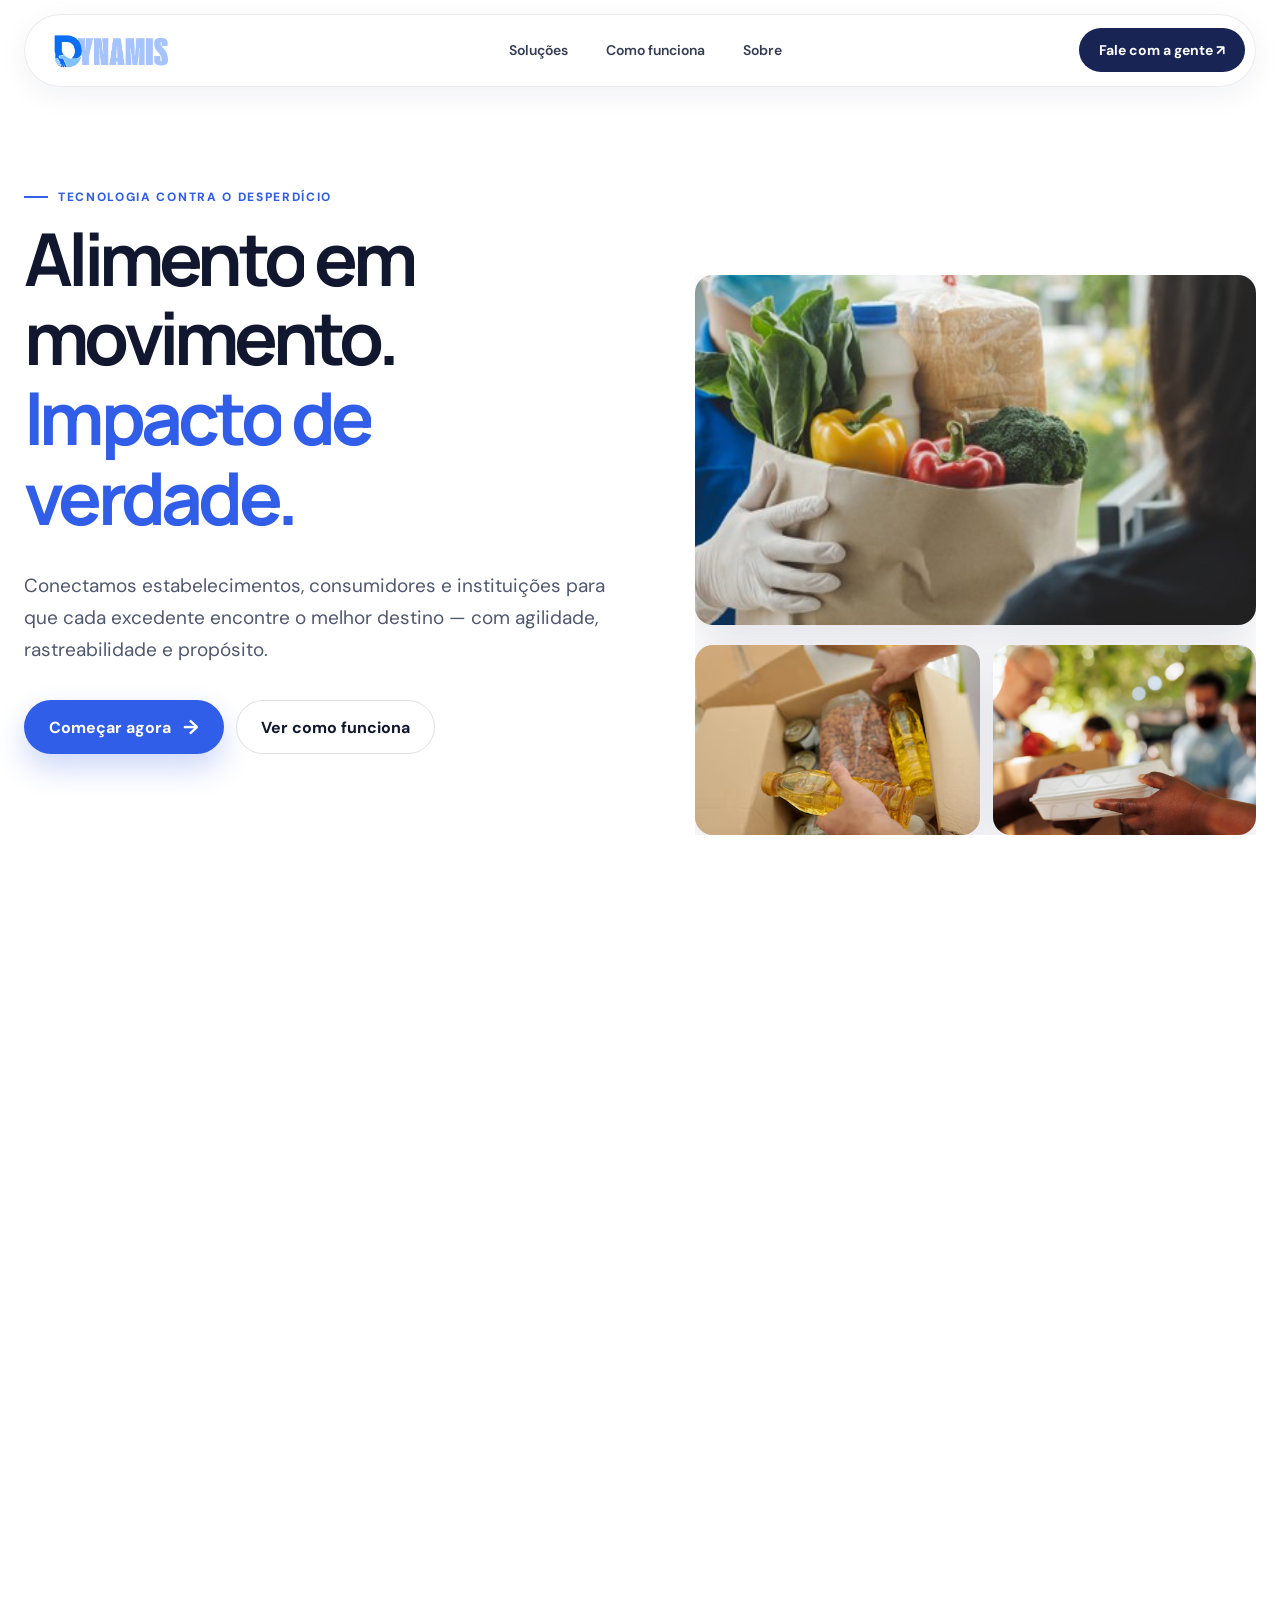
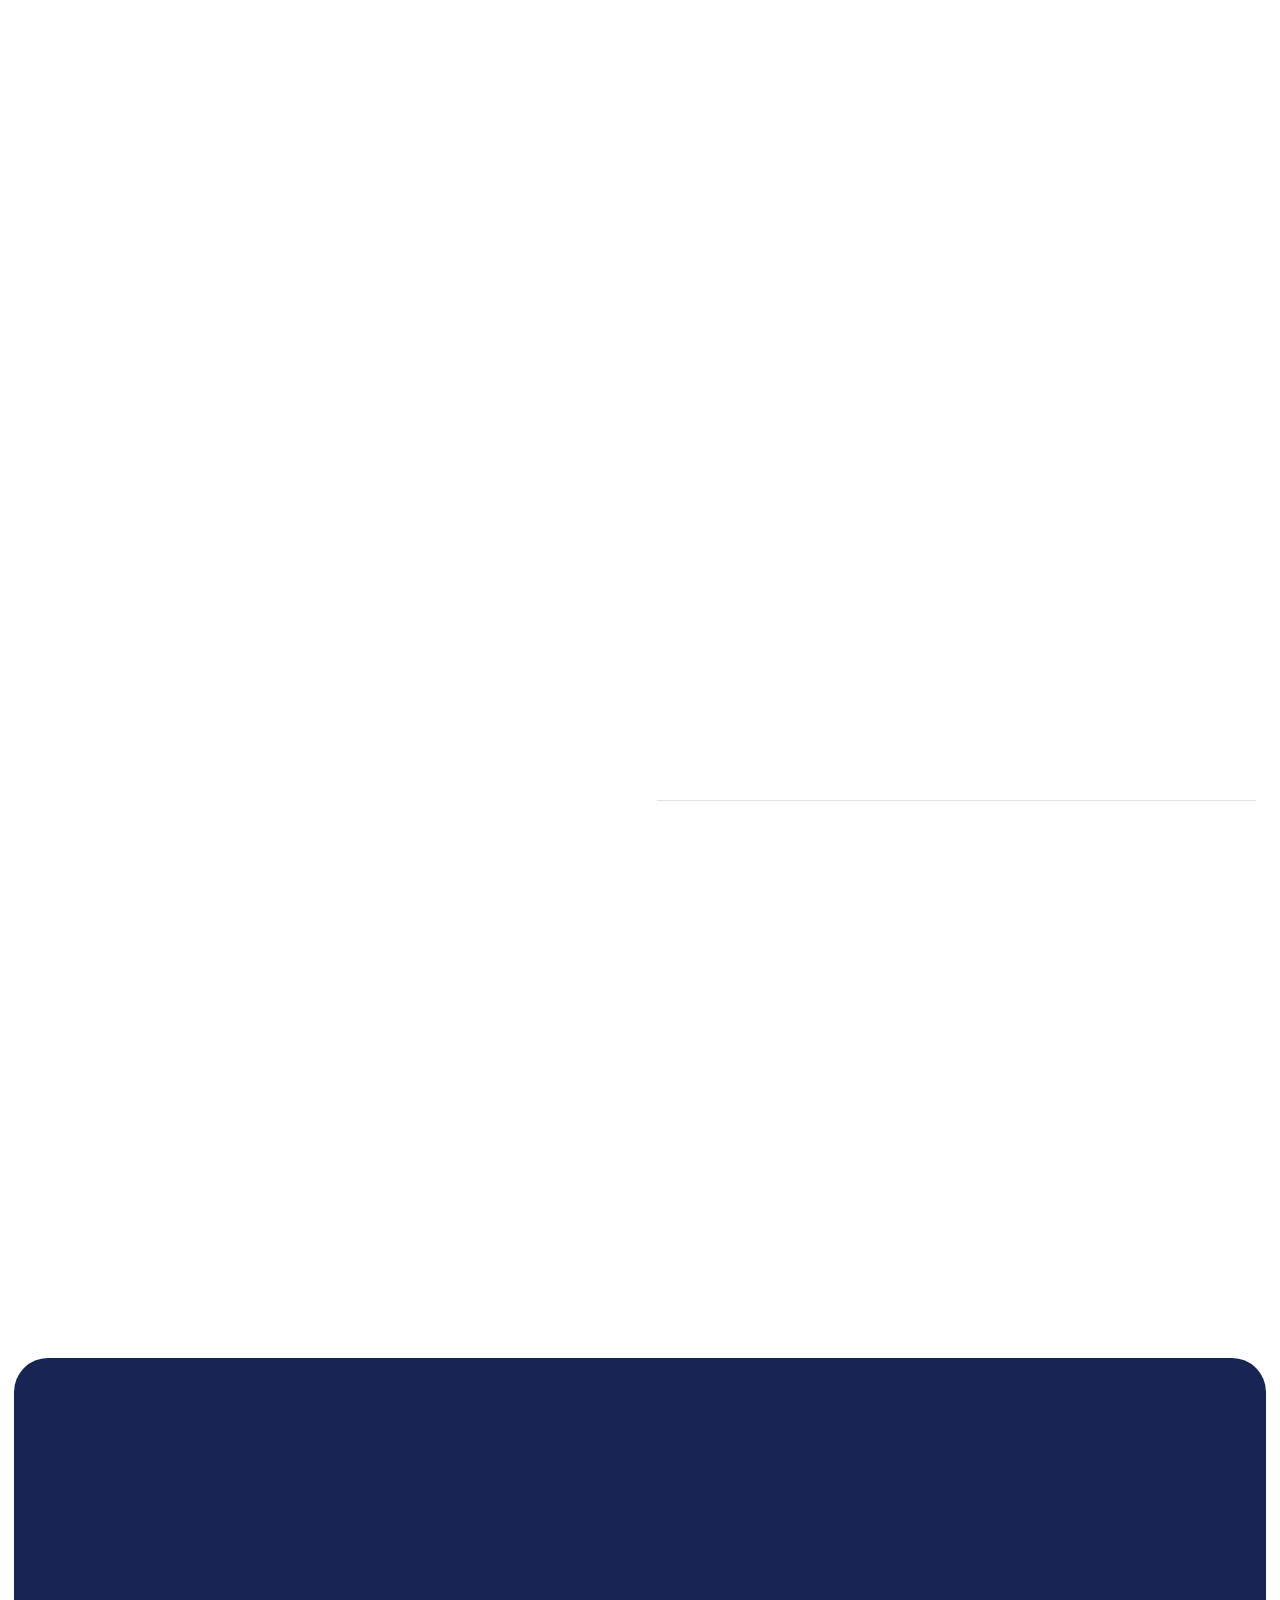
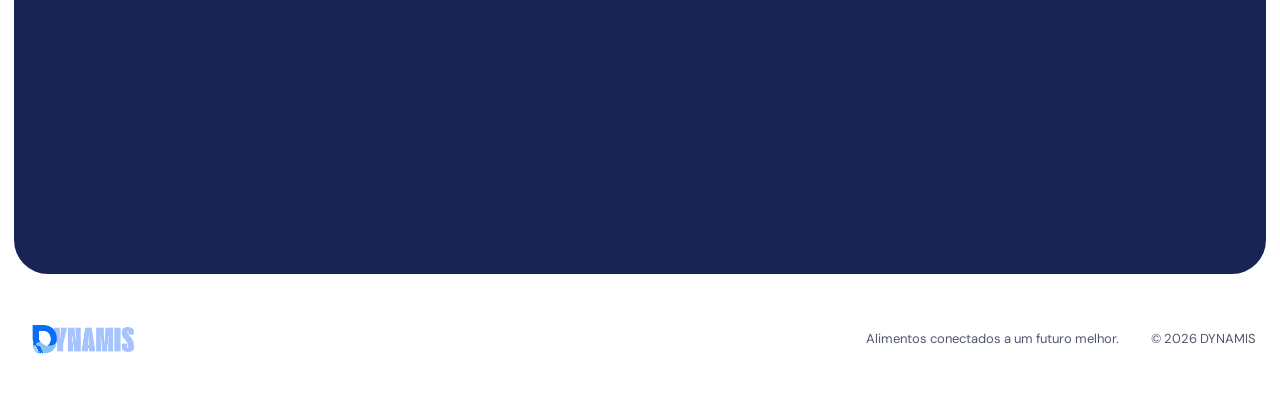
<file: index.html>
<!DOCTYPE html>
<html lang="pt-BR">
<head>
  <meta charset="UTF-8">
  <meta name="viewport" content="width=device-width, initial-scale=1.0">
  <meta name="description" content="DYNAMIS conecta excedentes alimentares a consumidores, instituições e destinos sustentáveis.">
  <title>DYNAMIS — Alimento em movimento, impacto de verdade</title>
  <link rel="stylesheet" href="css/style.css">
</head>
<body class="page-home">
  <header class="site-header" data-header>
    <div class="nav-shell">
      <a href="index.html" class="brand" aria-label="DYNAMIS — página inicial"><img src="img/logo.png" alt="DYNAMIS"></a>
      <button class="menu-toggle" type="button" aria-label="Abrir menu" aria-expanded="false" aria-controls="site-nav"><span></span><span></span><span></span></button>
      <nav class="site-nav" id="site-nav" aria-label="Navegação principal">
        <a href="#solucoes">Soluções</a><a href="#como-funciona">Como funciona</a><a href="sobre.html">Sobre</a>
      </nav>
      <a href="#contato" class="header-cta">Fale com a gente <span aria-hidden="true">↗</span></a>
    </div>
  </header>

  <main>
    <section class="hero section-shell" aria-labelledby="hero-title">
      <div class="hero-copy">
        <p class="eyebrow" data-reveal><span></span> Tecnologia contra o desperdício</p>
        <h1 id="hero-title" data-split>Alimento em movimento. <em>Impacto de verdade.</em></h1>
        <p class="hero-description" data-reveal>Conectamos estabelecimentos, consumidores e instituições para que cada excedente encontre o melhor destino — com agilidade, rastreabilidade e propósito.</p>
        <div class="hero-actions" data-reveal>
          <a href="cadastro.html" class="button button-primary">Começar agora <span aria-hidden="true">→</span></a>
          <a href="#como-funciona" class="button button-secondary">Ver como funciona</a>
        </div>
        <div class="hero-stats" data-reveal>
          <div><strong data-count="3">0</strong><span>destinos inteligentes</span></div>
          <div><strong data-count="100" data-suffix="%">0</strong><span>operações rastreáveis</span></div>
          <div><strong data-count="1">0</strong><span>ecossistema conectado</span></div>
        </div>
      </div>

      <div class="hero-visual" data-reveal aria-label="Rede DYNAMIS em ação">
        <figure class="photo-card photo-main"><div class="photo-clip"><img src="img/home-1.jpg" alt="Alimentos sendo separados para doação"></div></figure>
        <figure class="photo-card photo-left"><div class="photo-clip"><img src="img/home-2.jpg" alt="Organização de alimentos excedentes"></div></figure>
        <figure class="photo-card photo-right"><div class="photo-clip"><img src="img/home-3.jpg" alt="Entrega responsável de alimentos"></div></figure>
      </div>
    </section>

    <section class="solutions section-shell" id="solucoes">
      <div class="section-heading" data-reveal>
        <p class="eyebrow"><span></span> Um ecossistema completo</p>
        <h2>Cada alimento no <em>destino certo</em></h2>
        <p>Da identificação do excedente ao relatório de impacto, a DYNAMIS organiza toda a jornada.</p>
      </div>
      <div class="solution-grid">
        <article class="solution-card card-featured" data-reveal><span class="card-number">01</span><div class="card-icon">↗</div><h3>Gestão de excedentes</h3><p>Cadastre itens em tempo real e visualize oportunidades antes que o alimento perca seu valor.</p></article>
        <article class="solution-card" data-reveal><span class="card-number">02</span><div class="card-icon">◎</div><h3>Destinação inteligente</h3><p>Registre a decisão entre oferta, doação e destinação ambiental.</p></article>
        <article class="solution-card" data-reveal><span class="card-number">03</span><div class="card-icon">✓</div><h3>Reserva e retirada</h3><p>Organize reservas, códigos de retirada e confirmações com rastreabilidade.</p></article>
        <article class="solution-card card-dark" data-reveal><span class="card-number">04</span><div class="card-icon">◒</div><h3>Histórico operacional</h3><p>Acompanhe origem, classificação, destino e responsável por cada excedente.</p></article>
      </div>
      <div class="segments" data-reveal>
        <p>Feito para quem movimenta alimentos</p>
        <div class="segment-list"><span>Restaurantes</span><span>Padarias</span><span>Mercados</span><span>Hortifrutis</span><span>Distribuidoras</span><span>ONGs</span></div>
      </div>
    </section>

    <section class="process section-shell" id="como-funciona">
      <div class="process-media" data-reveal>
        <div class="process-image"><img src="img/como-funciona.jpg" alt="Equipe organizando a destinação de alimentos"></div>
        <div class="image-caption"><span>Impacto que circula</span><strong>Do excedente à oportunidade</strong></div>
      </div>
      <div class="process-copy">
        <div class="section-heading" data-reveal><p class="eyebrow"><span></span> Simples por design</p><h2>Como a <em>DYNAMIS</em> funciona</h2></div>
        <div class="process-list">
          <article data-reveal><span>01</span><div><h3>Publique o excedente</h3><p>Informe quantidade, validade e disponibilidade em poucos passos.</p></div></article>
          <article data-reveal><span>02</span><div><h3>Encontre o melhor destino</h3><p>A rede conecta o item à opção mais adequada, próxima e segura.</p></div></article>
          <article data-reveal><span>03</span><div><h3>Acompanhe o impacto</h3><p>Monitore retiradas, destinos e indicadores em um só lugar.</p></div></article>
        </div>
      </div>
    </section>

    <section class="contact-section" id="contato">
      <div class="contact-inner section-shell" data-reveal>
        <p class="eyebrow light"><span></span> Vamos transformar juntos</p>
        <h2>Seu excedente pode gerar o próximo <em>grande impacto.</em></h2>
        <div class="contact-actions"><a href="cadastro.html" class="button button-white">Criar minha conta <span aria-hidden="true">→</span></a><a href="tel:+554400000000" class="contact-phone">44 XXXX-XXXX</a></div>
      </div>
    </section>
  </main>

  <footer class="site-footer section-shell"><a href="index.html" class="brand"><img src="img/logo.png" alt="DYNAMIS"></a><p>Alimentos conectados a um futuro melhor.</p><p>© 2026 DYNAMIS</p></footer>
  <script src="js/script.js"></script>
</body>
</html>
</file>
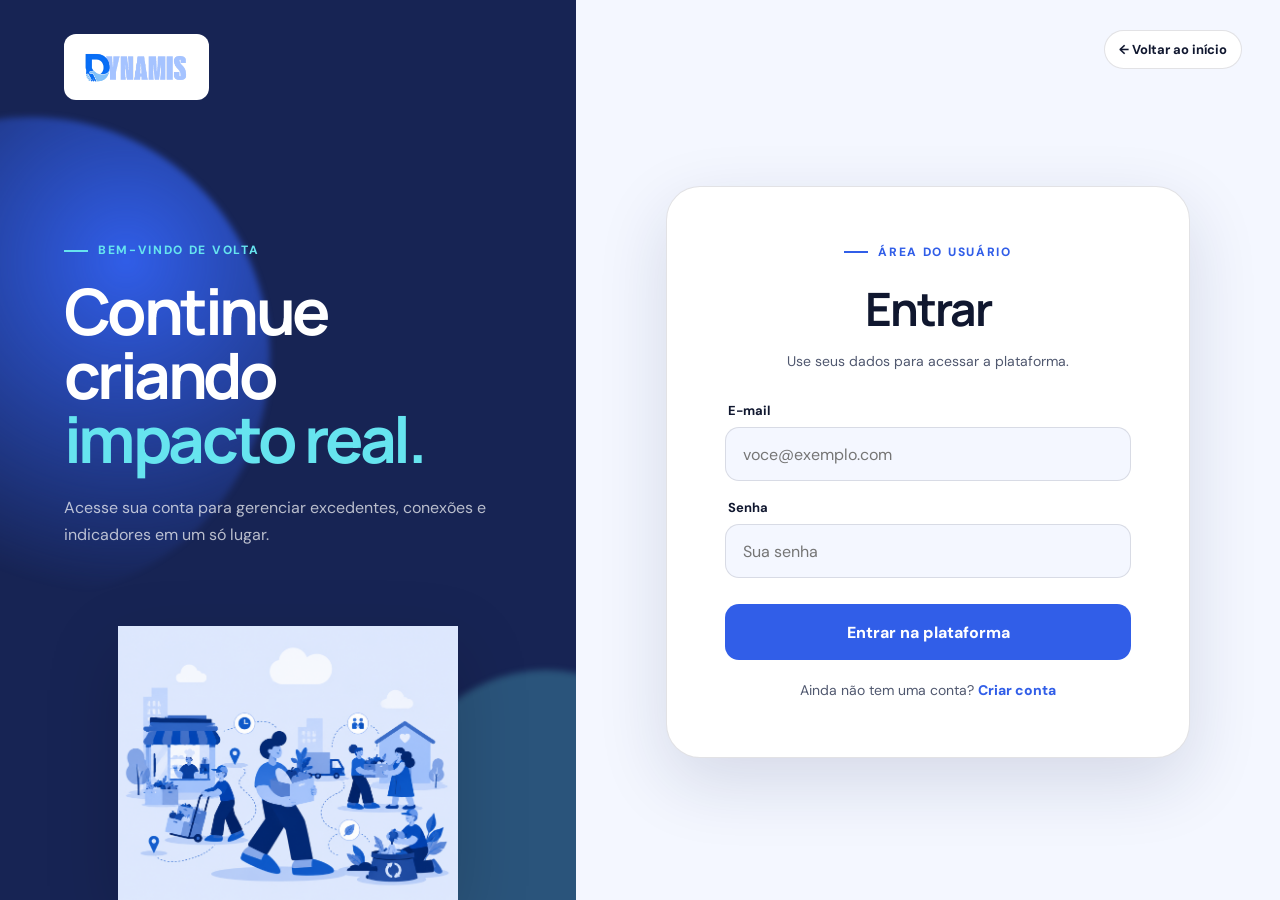
<file: app.html>
<!DOCTYPE html>
<html lang="pt-BR">
<head>
  <meta charset="UTF-8"><meta name="viewport" content="width=device-width, initial-scale=1.0">
  <title>Painel — DYNAMIS</title>
  <link rel="stylesheet" href="css/app.css">
</head>
<body class="app-body">
  <aside class="app-sidebar" data-sidebar>
    <a class="app-brand" href="index.html"><img src="img/logo.png" alt="DYNAMIS"></a>
    <nav class="app-nav" aria-label="Área logada">
      <button class="is-active" data-view-target="inicio"><span>⌂</span> Visão geral</button>
      <button data-view-target="disponiveis" data-role="consumidor"><span>□</span> Disponíveis</button>
      <button data-view-target="reservas" data-role="consumidor"><span>✓</span> Minhas reservas</button>
      <button data-view-target="excedentes" data-role="estabelecimento"><span>□</span> Meus excedentes</button>
      <button data-view-target="fluxo" data-role="estabelecimento"><span>→</span> Classificar e destinar</button>
    </nav>
    <div class="sidebar-footer"><span data-profile-type>Carregando perfil…</span><button data-logout>Sair</button></div>
  </aside>

  <div class="app-shell">
    <header class="app-header">
      <button class="sidebar-toggle" data-sidebar-toggle aria-label="Abrir menu">☰</button>
      <div><p>Área DYNAMIS</p><strong data-profile-name>Carregando…</strong></div>
      <button class="plain-button" data-refresh>Atualizar</button>
    </header>

    <main class="app-main">
      <section class="app-view is-active" data-view="inicio">
        <div class="page-title"><div><p class="kicker">Visão geral</p><h1>O que precisa de atenção hoje</h1></div><button class="primary-action" data-new-surplus data-role="estabelecimento">Cadastrar excedente</button></div>
        <div class="summary-grid" data-summary><article><span>Excedentes ativos</span><strong>—</strong></article><article><span>Disponíveis</span><strong>—</strong></article><article><span>Reservas</span><strong>—</strong></article></div>
        <div class="panel"><div class="panel-heading"><h2>Fluxo operacional</h2><span>Origem até conclusão</span></div><ol class="flow-steps"><li class="is-current"><span>1</span><div><strong>Cadastro</strong><small>Registrar o excedente</small></div></li><li><span>2</span><div><strong>Classificação</strong><small>Avaliar condição e prioridade</small></div></li><li><span>3</span><div><strong>Destinação</strong><small>Oferta, doação ou ambiental</small></div></li><li><span>4</span><div><strong>Retirada</strong><small>Confirmar o resultado</small></div></li></ol></div>
      </section>

      <section class="app-view" data-view="disponiveis">
        <div class="page-title"><div><p class="kicker">Oportunidades</p><h1>Excedentes disponíveis</h1></div></div>
        <div class="filter-row"><input type="search" placeholder="Buscar por nome ou categoria" data-search><select data-type-filter><option value="">Todos os destinos</option><option>Oferta</option><option>Doação</option><option>Destinação ambiental</option></select></div>
        <div class="opportunity-grid" data-opportunities><p class="empty-state">Carregando oportunidades…</p></div>
      </section>

      <section class="app-view" data-view="reservas">
        <div class="page-title"><div><p class="kicker">Acompanhamento</p><h1>Minhas reservas</h1></div></div>
        <div class="panel table-panel"><div class="responsive-table"><table><thead><tr><th>Item</th><th>Retirada</th><th>Código</th><th>Valor</th><th>Status</th></tr></thead><tbody data-reservations><tr><td colspan="5">Carregando reservas…</td></tr></tbody></table></div></div>
      </section>

      <section class="app-view" data-view="excedentes">
        <div class="page-title"><div><p class="kicker">Estabelecimento</p><h1>Meus excedentes</h1></div><button class="primary-action" data-new-surplus>Cadastrar excedente</button></div>
        <div class="panel table-panel"><div class="responsive-table"><table><thead><tr><th>Produto</th><th>Quantidade</th><th>Validade</th><th>Urgência</th><th>Status</th></tr></thead><tbody data-surpluses><tr><td colspan="5">Carregando excedentes…</td></tr></tbody></table></div></div>
      </section>

      <section class="app-view" data-view="fluxo">
        <div class="page-title"><div><p class="kicker">Decisão de destino</p><h1>Classificar e destinar</h1></div></div>
        <div class="workflow-grid">
          <form class="panel app-form" data-classification-form><div class="panel-heading"><div><span>Etapa 1</span><h2>Classificação</h2></div></div><label>ID do excedente<input name="id_excedente" type="number" min="1" required></label><label>Destino recomendado<select name="destino_recomendado" required><option value="">Selecione</option><option value="oferta">Oferta</option><option value="doacao">Doação</option><option value="ambiental">Destinação ambiental</option></select></label><label>Apto para consumo<select name="aptidao_consumo" required><option value="true">Sim</option><option value="false">Não</option></select></label><label>Prioridade<select name="prioridade"><option>normal</option><option>alta</option><option>urgente</option></select></label><label>Responsável<input name="responsavel" required></label><label>Justificativa<textarea name="justificativa" required></textarea></label><button class="primary-action" type="submit">Salvar classificação</button></form>
          <form class="panel app-form" data-destination-form><div class="panel-heading"><div><span>Etapa 2</span><h2>Destinação</h2></div></div><label>ID da classificação<input name="id_classificacao" type="number" min="1" required></label><label>Tipo de destinação<select name="id_tipo_destinacao" data-destination-types required><option value="">Selecione</option></select></label><div class="field-row"><label>Quantidade<input name="quantidade" type="number" min="0.01" step="0.01" required></label><label>Unidade<input name="unidade_medida" placeholder="kg, un…" required></label></div><label>Condição<input name="condicao" required></label><label>Responsável<input name="responsavel" required></label><div class="field-row"><label>Data inicial<input name="data_inicio" type="date" required></label><label>Data final<input name="data_fim" type="date"></label></div><label>Local de retirada<input name="local" required></label><div class="field-row"><label>Preço original<input name="preco_original" type="number" min="0" step="0.01"></label><label>Preço final<input name="preco_final" type="number" min="0" step="0.01"></label></div><button class="primary-action" type="submit">Publicar destinação</button></form>
        </div>
      </section>
    </main>
  </div>

  <dialog class="app-dialog" data-surplus-dialog><form method="dialog" class="dialog-close-row"><button aria-label="Fechar">×</button></form><form class="app-form" data-surplus-form><div><p class="kicker">Novo registro</p><h2>Cadastrar excedente</h2></div><label>Nome do produto<input name="nome" required></label><label>Categoria<input name="categoria" required></label><label>Descrição<textarea name="descricao"></textarea></label><div class="field-row"><label>Quantidade<input name="quantidade" type="number" min="0.01" step="0.01" required></label><label>Unidade<select name="unidade_medida"><option>kg</option><option>unidade</option><option>litro</option><option>caixa</option></select></label></div><div class="field-row"><label>Produção<input name="data_producao" type="date"></label><label>Validade<input name="validade" type="date" required></label></div><label>Condição<input name="condicao" placeholder="Resfriado, ambiente…" required></label><div class="field-row"><label>Embalagem<input name="embalagem"></label><label>Urgência<select name="urgencia"><option>normal</option><option>alta</option><option>urgente</option></select></label></div><button class="primary-action" type="submit">Salvar excedente</button><p class="form-feedback" data-dialog-feedback hidden></p></form></dialog>
  <dialog class="app-dialog reserve-dialog" data-reserve-dialog>
    <form method="dialog" class="dialog-close-row"><button aria-label="Fechar">×</button></form>
    <form class="app-form" data-reserve-form>
      <div><p class="kicker">Confirmar reserva</p><h2 data-reserve-name>Excedente</h2></div>
      <p class="dialog-description" data-reserve-description></p>
      <input type="hidden" name="id_destinacao">
      <label>Quantidade<input name="quantidade" type="number" min="0.01" step="0.01" required><small data-reserve-limit></small></label>
      <button class="primary-action" type="submit">Confirmar reserva</button>
    </form>
  </dialog>
  <div class="toast" data-toast hidden></div>
  <script type="module" src="js/app.js"></script>
</body>
</html>
</file>
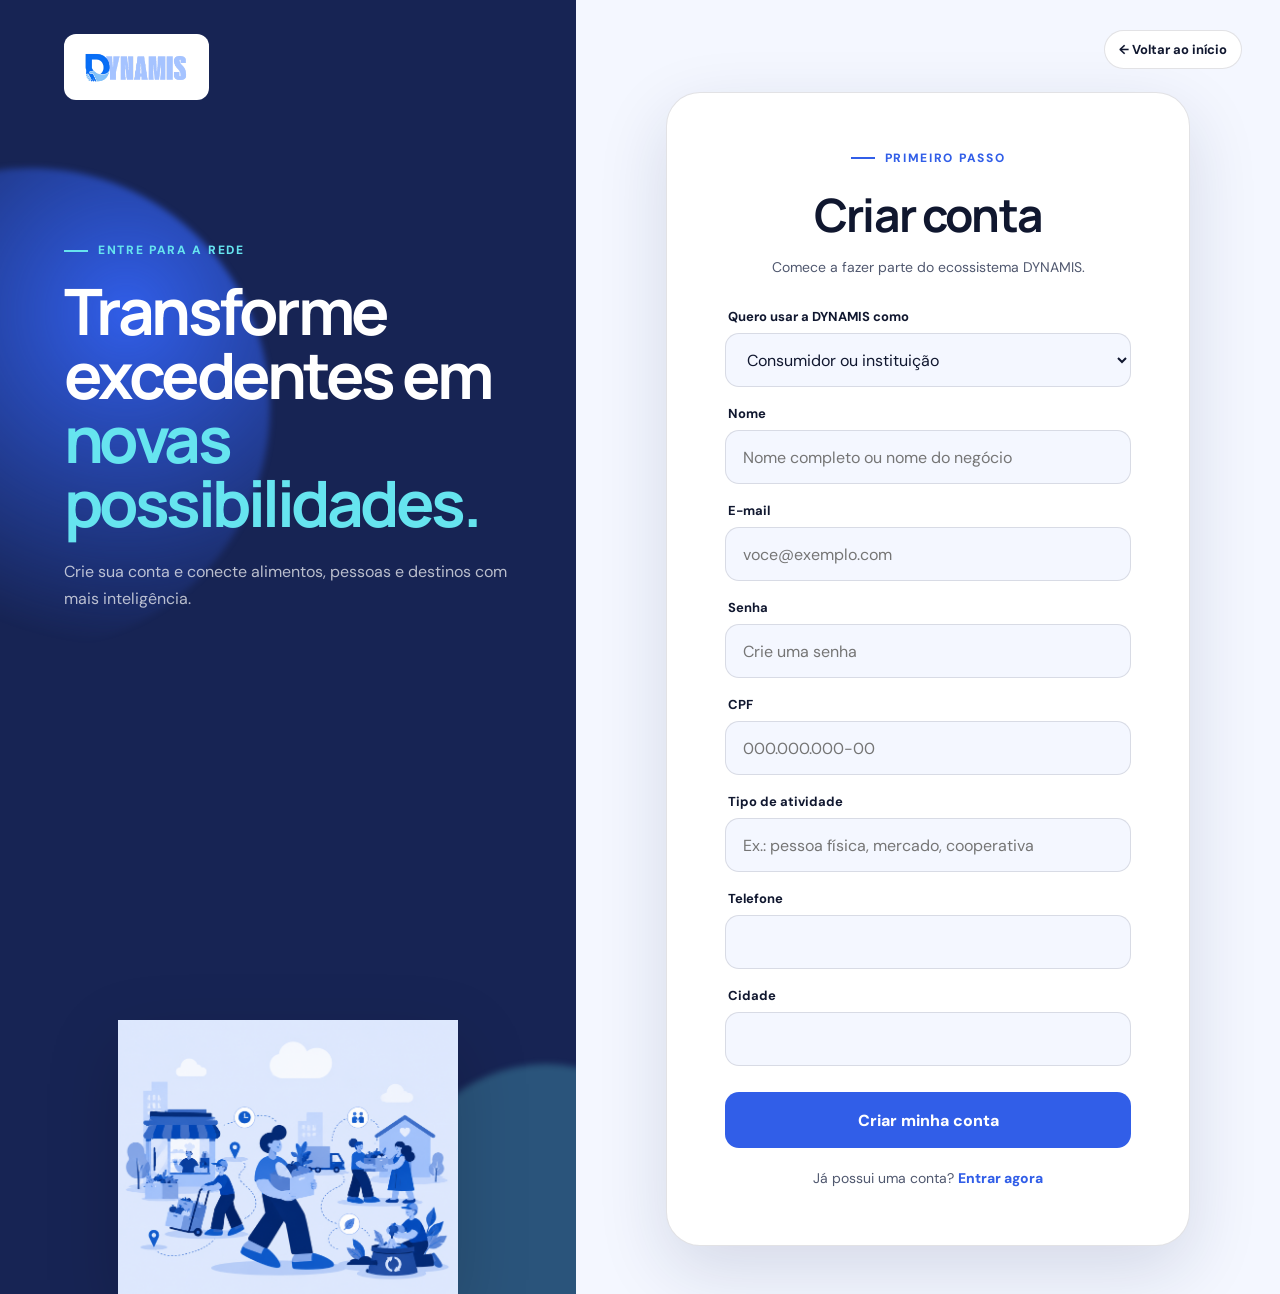
<file: cadastro.html>
<!DOCTYPE html>
<html lang="pt-BR">
<head>
  <meta charset="UTF-8"><meta name="viewport" content="width=device-width, initial-scale=1.0">
  <title>Cadastro — DYNAMIS</title><link rel="stylesheet" href="css/style.css">
</head>
<body class="auth-body">
  <main class="auth-layout">
    <section class="auth-showcase">
      <a href="index.html" class="brand"><img src="img/logo.png" alt="DYNAMIS"></a>
      <div class="auth-message" data-reveal><p class="eyebrow light"><span></span> Entre para a rede</p><h1>Transforme excedentes em <em>novas possibilidades.</em></h1><p>Crie sua conta e conecte alimentos, pessoas e destinos com mais inteligência.</p></div>
      <img class="auth-art" src="img/auth-ilustracao.png" alt="Ilustração da rede DYNAMIS">
    </section>
    <section class="auth-panel">
      <a class="auth-home" href="index.html">← Voltar ao início</a>
      <div class="auth-card" data-reveal>
        <p class="eyebrow"><span></span> Primeiro passo</p><h2>Criar conta</h2><p class="auth-subtitle">Comece a fazer parte do ecossistema DYNAMIS.</p>
        <form id="cadastro-form" data-auth-form="cadastro">
          <div class="form-group"><label for="tipo_perfil">Quero usar a DYNAMIS como</label><select id="tipo_perfil" name="tipo_perfil" required><option value="consumidor">Consumidor ou instituição</option><option value="estabelecimento">Estabelecimento</option><option value="agente">Agente de destinação</option></select></div>
          <div class="form-group"><label for="nome">Nome</label><input type="text" id="nome" name="nome" autocomplete="name" placeholder="Nome completo ou nome do negócio" required></div>
          <div class="form-group"><label for="email">E-mail</label><input type="email" id="email" name="email" autocomplete="email" placeholder="voce@exemplo.com" required></div>
          <div class="form-group"><label for="senha">Senha</label><input type="password" id="senha" name="password" autocomplete="new-password" minlength="6" placeholder="Crie uma senha" required></div>
          <div class="form-group"><label for="documento" data-document-label>CPF</label><input type="text" id="documento" name="documento" inputmode="numeric" required></div>
          <div class="form-group"><label for="tipo">Tipo de atividade</label><input type="text" id="tipo" name="tipo" placeholder="Ex.: pessoa física, mercado, cooperativa" required></div>
          <div class="form-group" data-responsible-group hidden><label for="responsavel">Responsável</label><input type="text" id="responsavel" name="responsavel"></div>
          <div class="form-group"><label for="telefone">Telefone</label><input type="tel" id="telefone" name="telefone" autocomplete="tel"></div>
          <div class="form-group"><label for="cidade">Cidade</label><input type="text" id="cidade" name="cidade" autocomplete="address-level2"></div>
          <button type="submit" class="btn-auth">Criar minha conta</button>
        </form>
        <p class="auth-feedback" data-auth-feedback hidden></p>
        <p class="auth-link">Já possui uma conta? <a href="login.html">Entrar agora</a></p>
      </div>
    </section>
  </main>
  <script type="module" src="js/auth.js"></script>
</body>
</html>
</file>
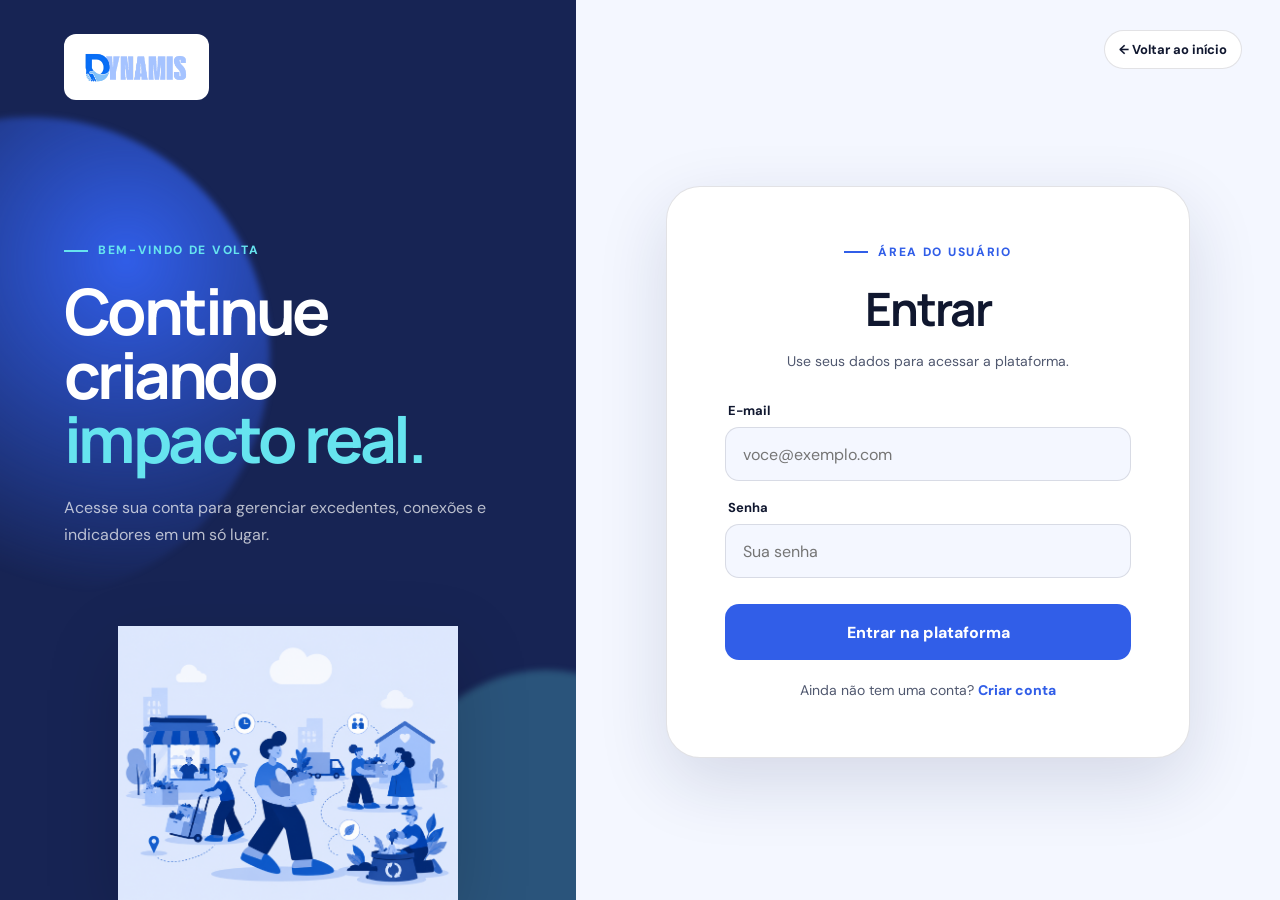
<file: login.html>
<!DOCTYPE html>
<html lang="pt-BR">
<head>
  <meta charset="UTF-8"><meta name="viewport" content="width=device-width, initial-scale=1.0">
  <title>Entrar — DYNAMIS</title><link rel="stylesheet" href="css/style.css">
</head>
<body class="auth-body">
  <main class="auth-layout">
    <section class="auth-showcase">
      <a href="index.html" class="brand"><img src="img/logo.png" alt="DYNAMIS"></a>
      <div class="auth-message" data-reveal><p class="eyebrow light"><span></span> Bem-vindo de volta</p><h1>Continue criando <em>impacto real.</em></h1><p>Acesse sua conta para gerenciar excedentes, conexões e indicadores em um só lugar.</p></div>
      <img class="auth-art" src="img/auth-ilustracao.png" alt="Ilustração da rede DYNAMIS">
    </section>
    <section class="auth-panel">
      <a class="auth-home" href="index.html">← Voltar ao início</a>
      <div class="auth-card" data-reveal>
        <p class="eyebrow"><span></span> Área do usuário</p><h2>Entrar</h2><p class="auth-subtitle">Use seus dados para acessar a plataforma.</p>
        <form id="login-form" data-auth-form="login">
          <div class="form-group"><label for="email">E-mail</label><input type="email" id="email" name="email" autocomplete="email" placeholder="voce@exemplo.com" required></div>
          <div class="form-group"><label for="senha">Senha</label><input type="password" id="senha" name="password" autocomplete="current-password" placeholder="Sua senha" required></div>
          <button type="submit" class="btn-auth">Entrar na plataforma</button>
        </form>
        <p class="auth-feedback" data-auth-feedback hidden></p>
        <p class="auth-link">Ainda não tem uma conta? <a href="cadastro.html">Criar conta</a></p>
      </div>
    </section>
  </main>
  <script type="module" src="js/auth.js"></script>
</body>
</html>
</file>
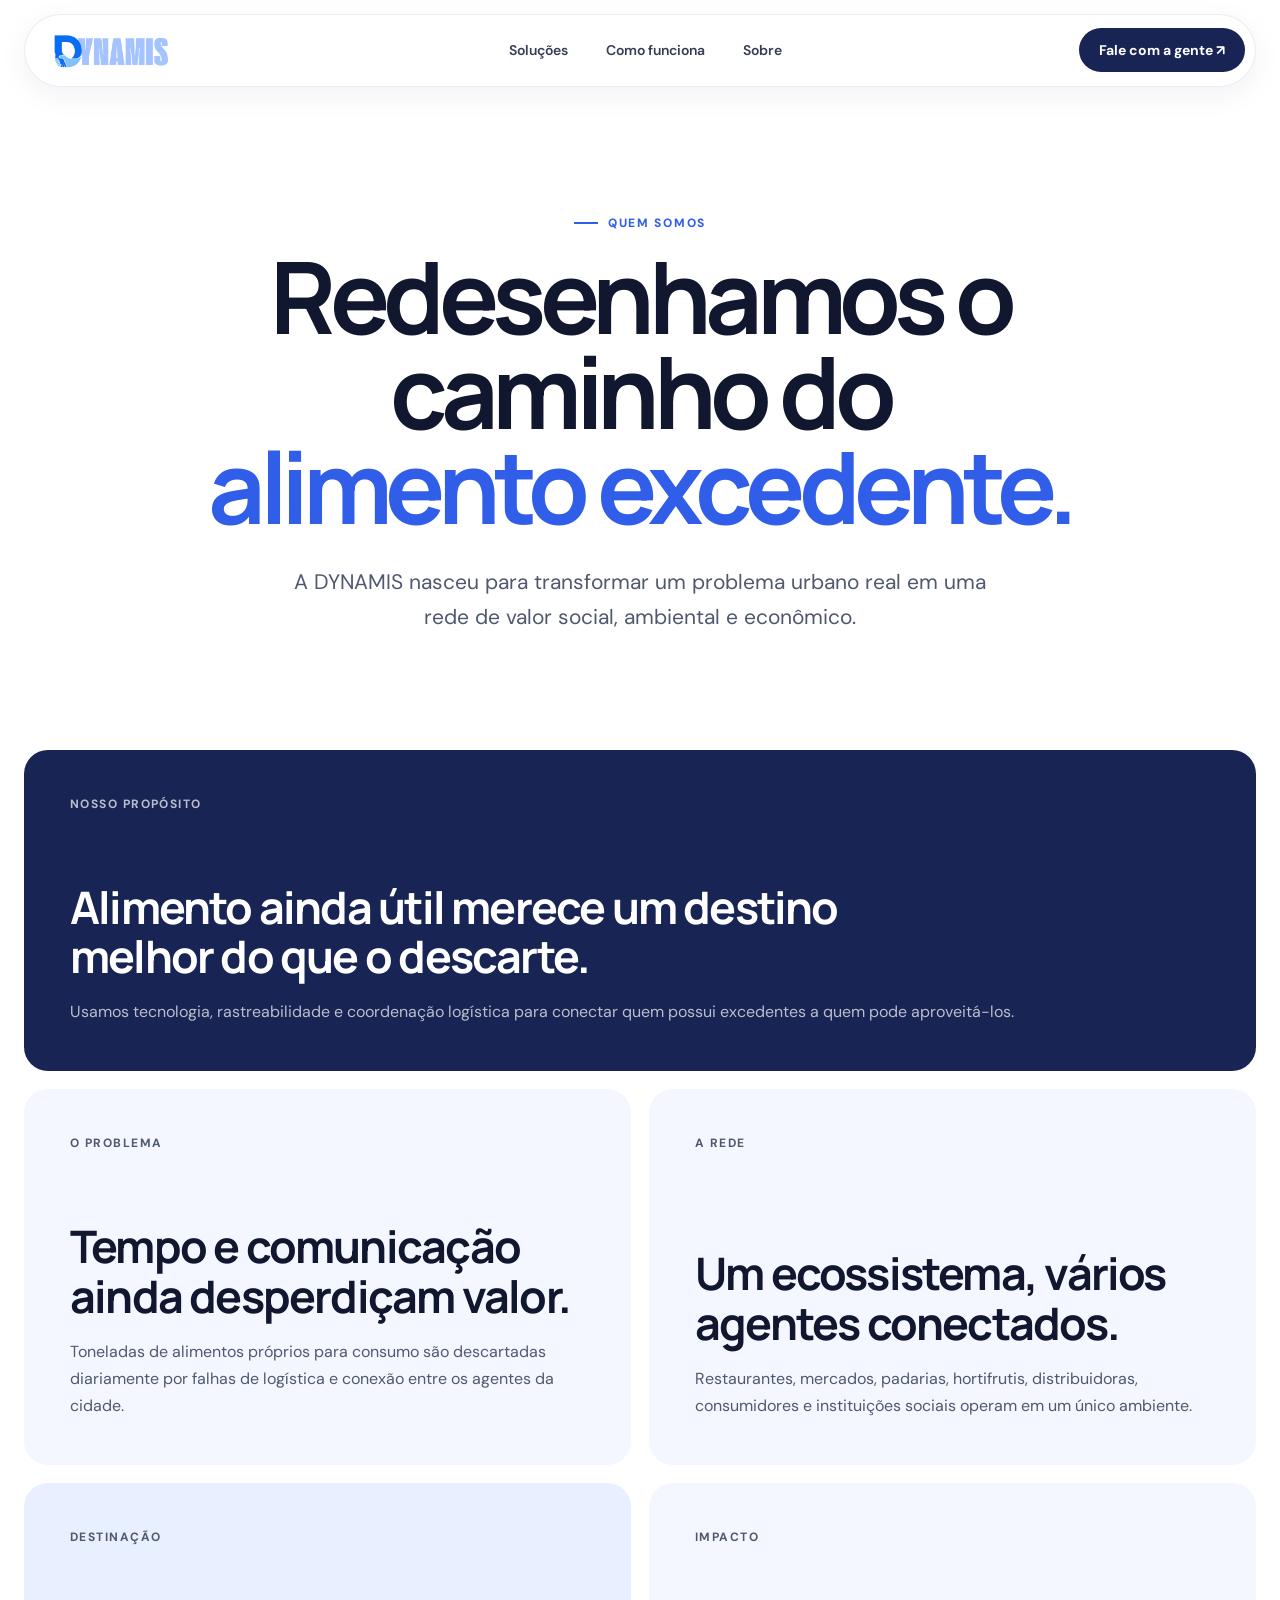
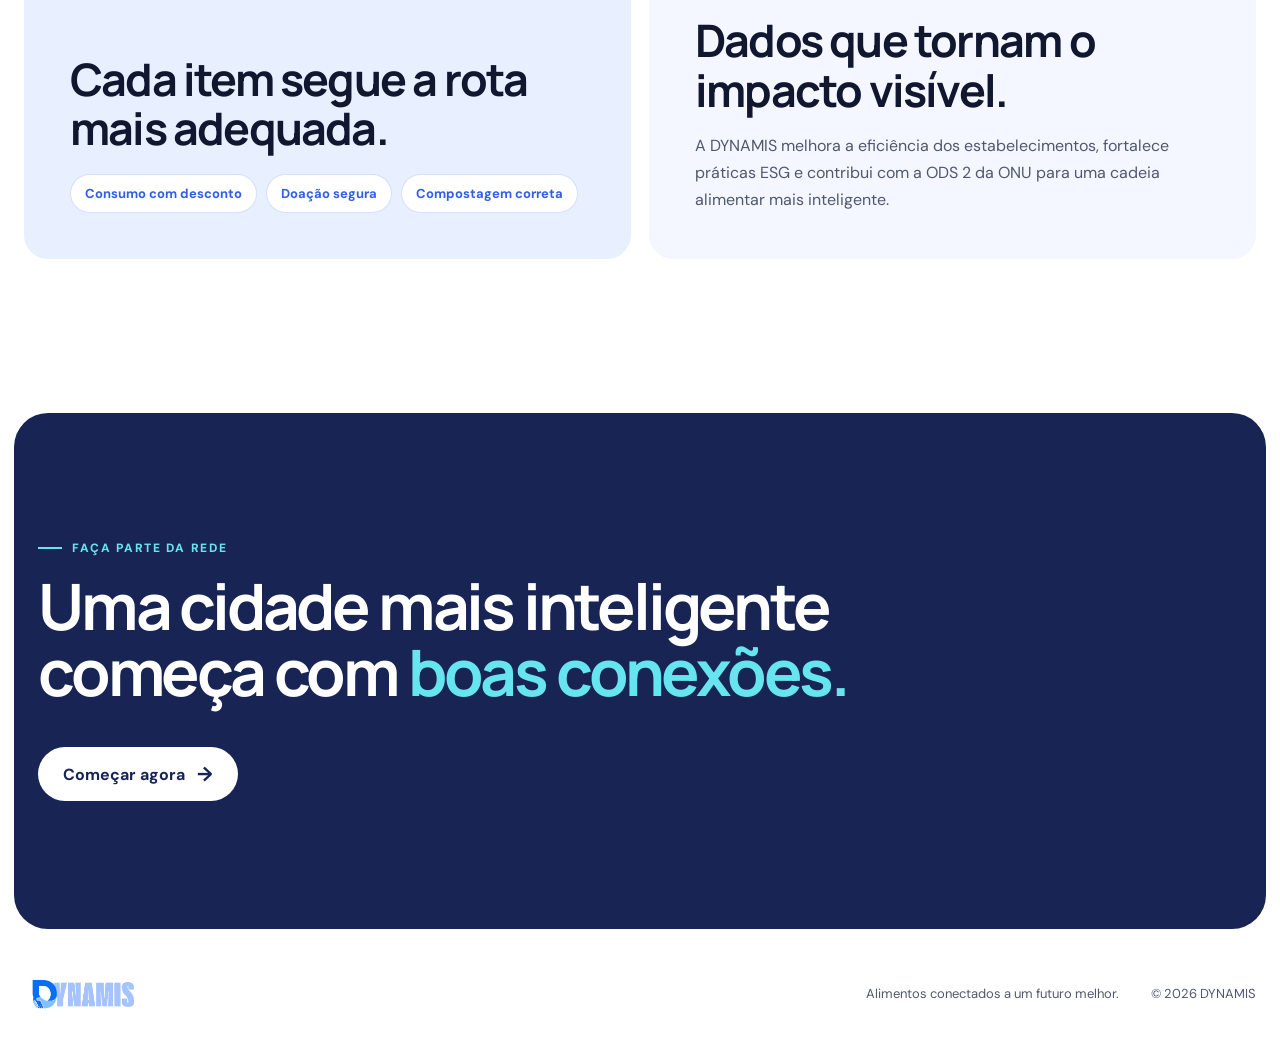
<file: sobre.html>
<!DOCTYPE html>
<html lang="pt-BR">
<head>
  <meta charset="UTF-8"><meta name="viewport" content="width=device-width, initial-scale=1.0">
  <meta name="description" content="Conheça a missão e o impacto da DYNAMIS.">
  <title>Sobre — DYNAMIS</title><link rel="stylesheet" href="css/style.css">
</head>
<body>
  <header class="site-header" data-header>
    <div class="nav-shell">
      <a href="index.html" class="brand" aria-label="DYNAMIS — página inicial"><img src="img/logo.png" alt="DYNAMIS"></a>
      <button class="menu-toggle" type="button" aria-label="Abrir menu" aria-expanded="false" aria-controls="site-nav"><span></span><span></span><span></span></button>
      <nav class="site-nav" id="site-nav" aria-label="Navegação principal"><a href="index.html#solucoes">Soluções</a><a href="index.html#como-funciona">Como funciona</a><a href="sobre.html">Sobre</a></nav>
      <a href="index.html#contato" class="header-cta">Fale com a gente <span aria-hidden="true">↗</span></a>
    </div>
  </header>

  <main>
    <section class="about-hero section-shell">
      <p class="eyebrow" data-reveal><span></span> Quem somos</p>
      <h1 data-split>Redesenhamos o caminho do <em>alimento excedente.</em></h1>
      <p data-reveal>A DYNAMIS nasceu para transformar um problema urbano real em uma rede de valor social, ambiental e econômico.</p>
    </section>

    <section class="about-manifesto section-shell" aria-label="Nossa missão e atuação">
      <article class="about-card" data-reveal>
        <span class="card-number">NOSSO PROPÓSITO</span>
        <div><h2>Alimento ainda útil merece um destino melhor do que o descarte.</h2><p>Usamos tecnologia, rastreabilidade e coordenação logística para conectar quem possui excedentes a quem pode aproveitá-los.</p></div>
      </article>
      <article class="about-card" data-reveal>
        <span class="card-number">O PROBLEMA</span>
        <div><h2>Tempo e comunicação ainda desperdiçam valor.</h2><p>Toneladas de alimentos próprios para consumo são descartadas diariamente por falhas de logística e conexão entre os agentes da cidade.</p></div>
      </article>
      <article class="about-card" data-reveal>
        <span class="card-number">A REDE</span>
        <div><h2>Um ecossistema, vários agentes conectados.</h2><p>Restaurantes, mercados, padarias, hortifrutis, distribuidoras, consumidores e instituições sociais operam em um único ambiente.</p></div>
      </article>
      <article class="about-card" data-reveal>
        <span class="card-number">DESTINAÇÃO</span>
        <div><h2>Cada item segue a rota mais adequada.</h2><ul><li>Consumo com desconto</li><li>Doação segura</li><li>Compostagem correta</li></ul></div>
      </article>
      <article class="about-card" data-reveal>
        <span class="card-number">IMPACTO</span>
        <div><h2>Dados que tornam o impacto visível.</h2><p>A DYNAMIS melhora a eficiência dos estabelecimentos, fortalece práticas ESG e contribui com a ODS 2 da ONU para uma cadeia alimentar mais inteligente.</p></div>
      </article>
    </section>

    <section class="contact-section">
      <div class="contact-inner section-shell" data-reveal><p class="eyebrow light"><span></span> Faça parte da rede</p><h2>Uma cidade mais inteligente começa com <em>boas conexões.</em></h2><div class="contact-actions"><a href="cadastro.html" class="button button-white">Começar agora <span>→</span></a></div></div>
    </section>
  </main>

  <footer class="site-footer section-shell"><a href="index.html" class="brand"><img src="img/logo.png" alt="DYNAMIS"></a><p>Alimentos conectados a um futuro melhor.</p><p>© 2026 DYNAMIS</p></footer>
  <script src="js/script.js"></script>
</body>
</html>
</file>
<file: css/style.css>
@import url('https://fonts.googleapis.com/css2?family=DM+Sans:wght@400;500;600;700&family=Manrope:wght@500;600;700;800&display=swap');

:root {
  --ink: #10172f;
  --ink-soft: #50586f;
  --blue: #315ee8;
  --blue-deep: #172454;
  --blue-soft: #e8efff;
  --blue-pale: #f4f7ff;
  --cyan: #66e4ef;
  --lime: #caff74;
  --white: #fff;
  --line: rgba(16, 23, 47, .12);
  --shadow: 0 24px 70px rgba(23, 36, 84, .14);
  --radius-xl: 34px;
  --radius-lg: 24px;
  --radius-md: 17px;
  --shell: 1240px;
  --ease: cubic-bezier(.22, 1, .36, 1);
}

*, *::before, *::after { box-sizing: border-box; }
html { scroll-behavior: smooth; scroll-padding-top: 96px; }
body { margin: 0; color: var(--ink); background: var(--white); font-family: 'DM Sans', Arial, sans-serif; overflow-x: clip; -webkit-font-smoothing: antialiased; }
body.menu-open { overflow: hidden; }
img { display: block; max-width: 100%; }
a { color: inherit; text-decoration: none; }
button, input { font: inherit; }
button { color: inherit; }
h1, h2, h3, p { margin: 0; }
h1, h2, h3 { font-family: 'Manrope', 'DM Sans', sans-serif; }
.section-shell { width: min(calc(100% - 48px), var(--shell)); margin-inline: auto; }

/* Navigation */
.site-header { position: sticky; top: 0; z-index: 100; padding: 14px 0; transition: padding .35s var(--ease), background .35s ease, box-shadow .35s ease; }
.site-header.is-scrolled { padding: 8px 0; background: rgba(255,255,255,.86); box-shadow: 0 12px 35px rgba(20,35,75,.08); backdrop-filter: blur(18px); }
.nav-shell { width: min(calc(100% - 48px), var(--shell)); min-height: 62px; margin: auto; padding: 8px 10px 8px 20px; display: grid; grid-template-columns: 1fr auto 1fr; align-items: center; border: 1px solid rgba(16,23,47,.08); border-radius: 100px; background: rgba(255,255,255,.9); box-shadow: 0 8px 30px rgba(23,36,84,.06); }
.brand { width: 134px; display: inline-flex; align-items: center; }
.brand img { width: 100%; height: auto; }
.site-nav { display: flex; align-items: center; gap: clamp(18px, 3vw, 38px); }
.site-nav a { position: relative; font-size: 14px; font-weight: 600; color: #353d55; }
.site-nav a::after { content: ''; position: absolute; left: 0; right: 100%; bottom: -7px; height: 2px; border-radius: 3px; background: var(--blue); transition: right .3s var(--ease); }
.site-nav a:hover::after, .site-nav a:focus-visible::after { right: 0; }
.header-cta { justify-self: end; padding: 13px 20px; border-radius: 100px; color: white; background: var(--blue-deep); font-size: 14px; font-weight: 700; transition: transform .3s var(--ease), box-shadow .3s ease; }
.header-cta:hover { transform: translateY(-2px); box-shadow: 0 12px 26px rgba(23,36,84,.22); }
.menu-toggle { display: none; width: 44px; height: 44px; padding: 0; border: 0; border-radius: 50%; background: var(--blue-soft); cursor: pointer; }
.menu-toggle span { display: block; width: 19px; height: 2px; margin: 4px auto; border-radius: 2px; background: var(--ink); transition: transform .3s ease, opacity .3s ease; }

/* Shared */
.eyebrow { display: flex; align-items: center; gap: 10px; margin-bottom: 18px; text-transform: uppercase; letter-spacing: .14em; font-size: 12px; line-height: 1.2; font-weight: 800; color: var(--blue); }
.eyebrow > span { width: 24px; height: 2px; flex: 0 0 auto; background: currentColor; }
.eyebrow.light { color: var(--cyan); }
.button { min-height: 54px; padding: 0 24px; display: inline-flex; align-items: center; justify-content: center; gap: 12px; border: 1px solid transparent; border-radius: 100px; font-weight: 700; transition: transform .3s var(--ease), box-shadow .3s ease, background .3s ease; }
.button span { font-size: 20px; transition: transform .3s var(--ease); }
.button:hover { transform: translateY(-3px); }
.button:hover span { transform: translateX(4px); }
.button-primary { color: white; background: var(--blue); box-shadow: 0 14px 30px rgba(49,94,232,.24); }
.button-primary:hover { box-shadow: 0 18px 38px rgba(49,94,232,.32); }
.button-secondary { border-color: var(--line); background: white; }
.button-secondary:hover { background: var(--blue-pale); }
.section-heading { max-width: 670px; }
.section-heading h2, .contact-inner h2 { font-size: clamp(34px, 5vw, 64px); line-height: 1.03; letter-spacing: -.05em; }
.section-heading h2 em, .contact-inner h2 em { color: var(--blue); font-style: normal; }
.section-heading > p:last-child { max-width: 570px; margin-top: 20px; color: var(--ink-soft); font-size: clamp(16px, 1.7vw, 19px); line-height: 1.65; }

/* Hero */
.hero { min-height: min(780px, calc(100vh - 90px)); padding-block: clamp(42px, 7vw, 94px) clamp(74px, 9vw, 120px); display: grid; grid-template-columns: minmax(0, 1.02fr) minmax(430px, .98fr); gap: clamp(42px, 7vw, 88px); align-items: center; position: relative; isolation: isolate; }
.hero-copy { position: relative; z-index: 3; }
.hero h1 { max-width: 720px; font-size: clamp(50px, 5.7vw, 82px); line-height: .98; letter-spacing: -.065em; }
.hero h1 .word { display: inline-block; overflow: hidden; padding-bottom: .08em; margin-bottom: -.08em; }
.hero h1 .word-inner { display: inline-block; }
.hero h1 em { display: block; color: var(--blue); font-style: normal; }
.hero-description { max-width: 610px; margin-top: 28px; color: var(--ink-soft); font-size: clamp(16px, 1.5vw, 19px); line-height: 1.68; }
.hero-actions { margin-top: 34px; display: flex; flex-wrap: wrap; gap: 12px; }
.hero-stats { margin-top: clamp(40px, 6vw, 68px); padding-top: 24px; display: grid; grid-template-columns: repeat(3, 1fr); gap: 22px; border-top: 1px solid var(--line); }
.hero-stats div { display: grid; gap: 5px; }
.hero-stats strong { font: 800 clamp(24px, 3vw, 36px)/1 'Manrope', sans-serif; color: var(--blue-deep); }
.hero-stats span { max-width: 120px; color: var(--ink-soft); font-size: 12px; line-height: 1.35; }

.hero-visual { min-height: 560px; position: relative; isolation: isolate; contain: layout paint; }
.photo-card { margin: 0; position: absolute; }
.photo-clip { width: 100%; height: 100%; overflow: hidden; border-radius: 18px; box-shadow: 0 14px 42px rgba(23,36,84,.12); background: var(--blue-soft); }
.photo-clip img { width: 100%; height: 100%; object-fit: cover; transition: transform .8s var(--ease); }
.photo-card:hover img { transform: scale(1.06); }
.photo-main { width: 100%; height: 350px; top: 0; right: 0; }
.photo-left { width: calc(52% - 6px); height: 190px; left: 0; bottom: 0; }
.photo-right { width: calc(48% - 6px); height: 190px; right: 0; bottom: 0; }

/* Solutions */
.solutions { padding-block: clamp(100px, 12vw, 170px); }
.solution-grid { margin-top: clamp(46px, 7vw, 80px); display: grid; grid-template-columns: repeat(12, 1fr); gap: 18px; }
.solution-card { min-height: 300px; padding: 28px; grid-column: span 3; display: flex; flex-direction: column; position: relative; overflow: hidden; border: 1px solid var(--line); border-radius: var(--radius-lg); background: var(--blue-pale); transition: transform .35s var(--ease), box-shadow .35s ease, border-color .3s ease; }
.solution-card:hover { transform: translateY(-10px); border-color: rgba(49,94,232,.26); box-shadow: 0 28px 60px rgba(23,36,84,.12); }
.card-featured { background: var(--blue-soft); }
.card-dark { color: white; background: var(--blue-deep); border-color: transparent; }
.card-number { color: var(--ink-soft); font-size: 12px; font-weight: 700; letter-spacing: .12em; }
.card-dark .card-number, .card-dark p { color: rgba(255,255,255,.66); }
.card-icon { width: 48px; aspect-ratio: 1; margin: 32px 0 20px; display: grid; place-items: center; border-radius: 15px; color: white; background: var(--blue); font: 700 21px/1 'Manrope', sans-serif; }
.card-dark .card-icon { color: var(--blue-deep); background: var(--cyan); }
.solution-card h3 { font-size: 20px; line-height: 1.15; letter-spacing: -.025em; }
.solution-card p { margin-top: 12px; color: var(--ink-soft); font-size: 14px; line-height: 1.55; }
.card-chip { width: fit-content; margin-top: auto; padding: 8px 12px; border: 1px solid rgba(49,94,232,.25); border-radius: 100px; color: var(--blue); background: white; font-size: 11px; font-weight: 800; text-transform: uppercase; letter-spacing: .08em; }
.segments { margin-top: 72px; padding-top: 28px; border-top: 1px solid var(--line); display: grid; grid-template-columns: 260px 1fr; gap: 34px; align-items: start; }
.segments > p { font: 700 15px/1.35 'Manrope', sans-serif; }
.segment-list { display: flex; flex-wrap: wrap; gap: 10px; }
.segment-list span { padding: 11px 16px; border: 1px solid var(--line); border-radius: 100px; color: var(--ink-soft); background: white; font-size: 13px; transition: color .3s ease, background .3s ease, transform .3s var(--ease); }
.segment-list span:hover { color: white; background: var(--blue); transform: translateY(-3px); }

/* Process */
.process { padding-block: 30px clamp(110px, 13vw, 180px); display: grid; grid-template-columns: minmax(0, .94fr) minmax(0, 1.06fr); gap: clamp(50px, 8vw, 105px); align-items: center; }
.process-media { min-height: 650px; padding: 30px; position: relative; overflow: hidden; border-radius: var(--radius-xl); background: var(--blue-soft); isolation: isolate; }
.process-media::before { content: ''; width: 310px; aspect-ratio: 1; position: absolute; right: -60px; top: -80px; border-radius: 50%; background: var(--cyan); opacity: .28; filter: blur(6px); z-index: -1; }
.process-image { height: 500px; overflow: hidden; border-radius: 25px; box-shadow: var(--shadow); }
.process-image img { width: 100%; height: 100%; object-fit: cover; transition: transform 1s var(--ease); }
.process-media:hover img { transform: scale(1.045); }
.image-caption { width: calc(100% - 90px); margin: -46px auto 0; padding: 20px 22px; display: grid; gap: 4px; position: relative; border-radius: 17px; background: rgba(255,255,255,.9); box-shadow: 0 18px 40px rgba(23,36,84,.14); backdrop-filter: blur(14px); }
.image-caption span { color: var(--blue); font-size: 11px; font-weight: 800; letter-spacing: .12em; text-transform: uppercase; }
.image-caption strong { font: 700 16px/1.3 'Manrope', sans-serif; }
.process-copy .section-heading { margin-bottom: 38px; }
.process-list { border-top: 1px solid var(--line); }
.process-list article { padding: 26px 4px; display: grid; grid-template-columns: 45px 1fr; gap: 18px; border-bottom: 1px solid var(--line); transition: padding .35s var(--ease), background .35s ease; }
.process-list article:hover { padding-left: 16px; padding-right: 16px; background: var(--blue-pale); }
.process-list article > span { color: var(--blue); font-size: 12px; font-weight: 800; }
.process-list h3 { font-size: 20px; letter-spacing: -.02em; }
.process-list p { margin-top: 7px; color: var(--ink-soft); line-height: 1.55; }

/* Contact + footer */
.contact-section { margin-inline: 14px; padding: clamp(85px, 10vw, 140px) 0; position: relative; overflow: hidden; border-radius: var(--radius-xl); color: white; background: var(--blue-deep); isolation: isolate; }
.contact-inner { position: relative; z-index: 1; }
.contact-inner h2 { max-width: 880px; }
.contact-inner h2 em { color: var(--cyan); }
.contact-actions { margin-top: 42px; display: flex; align-items: center; gap: 28px; flex-wrap: wrap; }
.button-white { color: var(--blue-deep); background: white; }
.contact-phone { padding-bottom: 3px; border-bottom: 1px solid rgba(255,255,255,.42); font-weight: 700; }
.site-footer { padding-block: 40px; display: grid; grid-template-columns: 1fr auto auto; gap: 32px; align-items: center; color: var(--ink-soft); font-size: 13px; }
.site-footer .brand { width: 120px; }

/* About */
.about-hero { padding-block: clamp(60px, 9vw, 120px); text-align: center; }
.about-hero .eyebrow { justify-content: center; }
.about-hero h1 { max-width: 920px; margin: auto; font-size: clamp(48px, 8vw, 100px); line-height: .95; letter-spacing: -.065em; }
.about-hero h1 em { display: block; color: var(--blue); font-style: normal; }
.about-hero > p:last-child { max-width: 700px; margin: 32px auto 0; color: var(--ink-soft); font-size: clamp(17px, 2vw, 21px); line-height: 1.65; }
.about-manifesto { padding-bottom: clamp(100px, 12vw, 170px); display: grid; grid-template-columns: 1fr 1fr; gap: 18px; }
.about-card { min-height: 290px; padding: clamp(28px, 4vw, 46px); display: flex; flex-direction: column; justify-content: space-between; border-radius: var(--radius-lg); background: var(--blue-pale); overflow: hidden; position: relative; }
.about-card:nth-child(1) { grid-column: span 2; color: white; background: var(--blue-deep); }
.about-card:nth-child(4) { background: var(--blue-soft); }
.about-card .card-number { margin-bottom: 70px; }
.about-card h2 { max-width: 820px; font-size: clamp(25px, 3.5vw, 46px); line-height: 1.1; letter-spacing: -.04em; }
.about-card p { margin-top: 18px; color: var(--ink-soft); font-size: 16px; line-height: 1.7; }
.about-card:nth-child(1) p, .about-card:nth-child(1) .card-number { color: rgba(255,255,255,.7); }
.about-card ul { margin: 22px 0 0; padding: 0; display: flex; gap: 9px; flex-wrap: wrap; list-style: none; }
.about-card li { padding: 10px 14px; border: 1px solid rgba(49,94,232,.19); border-radius: 100px; color: var(--blue); background: white; font-size: 13px; font-weight: 700; }

/* Auth */
.auth-body { min-height: 100svh; background: var(--blue-pale); }
.auth-layout { min-height: 100svh; display: grid; grid-template-columns: minmax(360px, .9fr) minmax(450px, 1.1fr); }
.auth-showcase { min-height: 100%; padding: 34px clamp(28px, 5vw, 72px) 42px; display: flex; flex-direction: column; position: relative; overflow: hidden; color: white; background: var(--blue-deep); isolation: isolate; }
.auth-showcase::before, .auth-showcase::after { content: ''; position: absolute; border-radius: 50%; z-index: -1; filter: blur(3px); }
.auth-showcase::before { width: 480px; aspect-ratio: 1; left: -210px; top: 13%; background: radial-gradient(circle at 70% 30%, var(--blue), transparent 70%); }
.auth-showcase::after { width: 300px; aspect-ratio: 1; right: -120px; bottom: -70px; background: rgba(102,228,239,.25); }
.auth-showcase .brand { width: 145px; padding: 9px 13px; border-radius: 12px; background: white; }
.auth-message { margin-top: clamp(70px, 13vh, 140px); position: relative; z-index: 2; }
.auth-message h1 { max-width: 570px; font-size: clamp(42px, 5vw, 70px); line-height: 1; letter-spacing: -.055em; }
.auth-message h1 em { color: var(--cyan); font-style: normal; }
.auth-message p { max-width: 520px; margin-top: 24px; color: rgba(255,255,255,.7); line-height: 1.65; }
.auth-art { width: min(76%, 560px); margin: auto auto -42px; align-self: center; filter: drop-shadow(0 25px 35px rgba(0,0,0,.16)); animation: authFloat 5s ease-in-out infinite; }
.auth-panel { padding: 92px clamp(28px, 7vw, 100px) 48px; display: grid; place-items: center; position: relative; }
.auth-home { position: absolute; top: 30px; right: 38px; padding: 10px 14px; border: 1px solid var(--line); border-radius: 100px; background: white; font-size: 13px; font-weight: 700; }
.auth-card { width: min(100%, 530px); padding: clamp(30px, 5vw, 58px); border: 1px solid var(--line); border-radius: var(--radius-xl); background: white; box-shadow: var(--shadow); }
.auth-card .eyebrow { justify-content: center; }
.auth-card h2 { text-align: center; font-size: clamp(34px, 4vw, 46px); letter-spacing: -.04em; }
.auth-subtitle { margin: 12px 0 32px; text-align: center; color: var(--ink-soft); font-size: 14px; }
.form-group { margin-bottom: 18px; }
.form-group label { display: block; margin: 0 0 8px 3px; font-size: 13px; font-weight: 700; }
.form-group input { width: 100%; min-height: 54px; padding: 0 17px; border: 1px solid var(--line); border-radius: 14px; color: var(--ink); background: var(--blue-pale); outline: none; transition: border .25s ease, box-shadow .25s ease, background .25s ease; }
.form-group select { width: 100%; min-height: 54px; padding: 0 17px; border: 1px solid var(--line); border-radius: 14px; color: var(--ink); background: var(--blue-pale); outline: none; font: inherit; }
.form-group input:focus, .form-group select:focus { border-color: var(--blue); background: white; box-shadow: 0 0 0 4px rgba(49,94,232,.1); }
.btn-auth { width: 100%; min-height: 56px; margin-top: 8px; border: 0; border-radius: 14px; color: white; background: var(--blue); cursor: pointer; font-weight: 800; transition: transform .3s var(--ease), box-shadow .3s ease; }
.btn-auth:hover { transform: translateY(-3px); box-shadow: 0 15px 30px rgba(49,94,232,.27); }
.auth-link { margin-top: 21px; text-align: center; color: var(--ink-soft); font-size: 14px; }
.auth-link a { color: var(--blue); font-weight: 800; }
.auth-feedback { margin-top: 16px; padding: 11px 13px; border-radius: 10px; color: #9f231b; background: #fff0ee; font-size: 13px; line-height: 1.45; }
.auth-feedback[data-type="success"] { color: #12633f; background: #eaf8f1; }

/* Motion */
.js-ready [data-reveal] { opacity: 0; transform: translateY(32px); }
.js-ready [data-reveal].is-visible { opacity: 1; transform: translateY(0); transition: opacity .9s var(--ease), transform .9s var(--ease); transition-delay: var(--delay, 0ms); }
.js-ready [data-split] .word-inner { transform: translateY(112%); }
.js-ready [data-split].is-visible .word-inner { transform: translateY(0); transition: transform .95s var(--ease); transition-delay: var(--word-delay, 0ms); }
.js-ready section:target [data-reveal], .js-ready section:target[data-reveal] { opacity: 1; transform: none; transition: none; }
@keyframes authFloat { 50% { transform: translateY(-13px); } }

/* Responsive */
@media (max-width: 1080px) {
  .hero { grid-template-columns: 1fr 440px; gap: 36px; }
  .hero-visual { min-height: 530px; }
  .photo-main { height: 320px; }
  .photo-left { height: 210px; }
  .photo-right { height: 188px; }
  .solution-card { grid-column: span 6; min-height: 310px; }
  .process { gap: 50px; }
  .process-media { min-height: 560px; }
  .process-image { height: 420px; }
}

@media (max-width: 860px) {
  .section-shell, .nav-shell { width: min(calc(100% - 32px), var(--shell)); }
  .nav-shell { grid-template-columns: 1fr auto; padding: 7px 8px 7px 17px; border-radius: 22px; }
  .menu-toggle { display: block; justify-self: end; }
  .header-cta { display: none; }
  .site-nav { position: fixed; inset: 88px 16px auto; padding: 24px; display: grid; gap: 0; border: 1px solid var(--line); border-radius: 22px; background: rgba(255,255,255,.97); box-shadow: var(--shadow); backdrop-filter: blur(18px); visibility: hidden; opacity: 0; transform: translateY(-14px); transition: opacity .3s ease, transform .3s var(--ease), visibility .3s; }
  .site-nav a { padding: 16px 4px; border-bottom: 1px solid var(--line); font-size: 17px; }
  .site-nav a:last-child { border: 0; }
  .site-nav.is-open { visibility: visible; opacity: 1; transform: none; }
  .menu-toggle[aria-expanded="true"] span:nth-child(1) { transform: translateY(6px) rotate(45deg); }
  .menu-toggle[aria-expanded="true"] span:nth-child(2) { opacity: 0; }
  .menu-toggle[aria-expanded="true"] span:nth-child(3) { transform: translateY(-6px) rotate(-45deg); }
  .hero { padding-top: 55px; grid-template-columns: 1fr; }
  .hero-copy { max-width: 720px; }
  .hero-visual { width: min(100%, 620px); min-height: 570px; margin: -12px auto 0; }
  .process { grid-template-columns: 1fr; }
  .process-media { width: min(100%, 620px); margin: auto; }
  .auth-layout { grid-template-columns: 1fr; }
  .auth-showcase { min-height: 570px; }
  .auth-message { margin-top: 70px; }
  .auth-art { position: absolute; width: min(55%, 430px); right: 0; bottom: -20px; }
  .auth-message h1, .auth-message p { max-width: 58%; }
  .auth-panel { padding-top: 90px; }
}

@media (max-width: 620px) {
  .section-shell { width: min(calc(100% - 28px), var(--shell)); }
  .site-header { padding-top: 9px; }
  .nav-shell { width: calc(100% - 20px); min-height: 58px; }
  .brand { width: 118px; }
  .hero { padding-block: 42px 86px; gap: 42px; }
  .hero h1 { font-size: clamp(43px, 13.2vw, 64px); }
  .hero-description { margin-top: 22px; }
  .hero-actions { display: grid; }
  .button { width: 100%; }
  .hero-stats { grid-template-columns: 1fr 1fr; }
  .hero-stats div:nth-child(3) { grid-column: span 2; }
  .hero-visual { min-height: 440px; }
  .photo-main { width: 86%; height: 265px; top: 12px; }
  .photo-left { width: 55%; height: 175px; bottom: 8px; }
  .photo-right { width: 46%; height: 155px; bottom: 4px; }
  .photo-clip { border-width: 5px; border-radius: 20px; }
  .solutions { padding-block: 100px; }
  .solution-grid { grid-template-columns: 1fr; }
  .solution-card { grid-column: 1; min-height: 290px; }
  .solution-card:nth-child(n) { margin-top: 0; }
  .segments { margin-top: 52px; grid-template-columns: 1fr; gap: 18px; }
  .process-media { min-height: 440px; padding: 16px; }
  .process-image { height: 350px; }
  .image-caption { width: calc(100% - 36px); padding: 16px; }
  .contact-section { margin-inline: 7px; border-radius: 26px; }
  .contact-actions { display: grid; justify-items: start; }
  .site-footer { grid-template-columns: 1fr; gap: 14px; }
  .about-manifesto { grid-template-columns: 1fr; }
  .about-card:nth-child(1) { grid-column: 1; }
  .about-card { min-height: 260px; }
  .auth-showcase { min-height: 520px; padding-inline: 24px; }
  .auth-message h1, .auth-message p { max-width: 100%; }
  .auth-message p { padding-right: 15%; }
  .auth-art { width: 70%; opacity: .58; right: -16%; }
  .auth-card { padding: 30px 22px; border-radius: 24px; }
  .auth-panel { padding-inline: 14px; }
  .auth-home { top: 24px; right: 22px; }
}

@media (prefers-reduced-motion: reduce) {
  html { scroll-behavior: auto; }
  *, *::before, *::after { animation-duration: .01ms !important; animation-iteration-count: 1 !important; transition-duration: .01ms !important; }
  .js-ready [data-reveal], .js-ready [data-split] .word-inner { opacity: 1; transform: none; }
}
</file>
<file: css/app.css>
@import url('https://fonts.googleapis.com/css2?family=DM+Sans:wght@400;500;600;700&family=Manrope:wght@600;700;800&display=swap');
:root{--ink:#121a33;--muted:#687086;--blue:#315ee8;--navy:#172454;--soft:#f3f6fc;--line:#dde2ec;--white:#fff;--green:#16794d;--red:#b42318;--sidebar:250px}
*{box-sizing:border-box}body{margin:0;font-family:'DM Sans',Arial,sans-serif;color:var(--ink);background:#f7f8fb;-webkit-font-smoothing:antialiased}button,input,select,textarea{font:inherit}button{cursor:pointer}h1,h2,p{margin:0}h1,h2{font-family:'Manrope',sans-serif}.app-body{min-height:100vh}.app-sidebar{width:var(--sidebar);position:fixed;inset:0 auto 0 0;padding:28px 18px 20px;display:flex;flex-direction:column;background:var(--navy);color:white;z-index:20}.app-brand{width:135px;margin:0 14px 40px;padding:9px 12px;display:block;border-radius:10px;background:white}.app-brand img{display:block;width:100%}.app-nav{display:grid;gap:5px}.app-nav button{width:100%;padding:13px 14px;display:flex;align-items:center;gap:12px;border:0;border-radius:10px;color:rgba(255,255,255,.68);background:transparent;text-align:left;font-weight:600}.app-nav button span{width:22px;text-align:center}.app-nav button:hover,.app-nav button.is-active{color:white;background:rgba(255,255,255,.11)}.sidebar-footer{margin-top:auto;padding:18px 14px 0;display:grid;gap:12px;border-top:1px solid rgba(255,255,255,.13);font-size:12px;color:rgba(255,255,255,.65)}.sidebar-footer button{width:fit-content;padding:0;border:0;color:white;background:none;font-weight:700}.app-shell{min-height:100vh;margin-left:var(--sidebar)}.app-header{height:82px;padding:0 clamp(22px,4vw,52px);display:flex;align-items:center;gap:14px;border-bottom:1px solid var(--line);background:white}.app-header div{display:grid;gap:3px}.app-header p{font-size:11px;color:var(--muted);text-transform:uppercase;letter-spacing:.11em;font-weight:700}.app-header strong{font-size:15px}.plain-button{margin-left:auto;padding:9px 14px;border:1px solid var(--line);border-radius:9px;background:white;color:var(--ink);font-weight:600}.sidebar-toggle{display:none;width:40px;height:40px;border:1px solid var(--line);border-radius:9px;background:white}.app-main{max-width:1460px;margin:auto;padding:clamp(28px,5vw,58px)}.app-view{display:none}.app-view.is-active{display:block;animation:viewIn .3s ease}.page-title{margin-bottom:34px;display:flex;justify-content:space-between;align-items:end;gap:20px}.kicker{margin-bottom:7px;color:var(--blue);font-size:11px;font-weight:800;letter-spacing:.12em;text-transform:uppercase}.page-title h1{font-size:clamp(28px,3vw,42px);line-height:1.1;letter-spacing:-.035em}.primary-action{min-height:43px;padding:0 18px;border:0;border-radius:9px;color:white;background:var(--blue);font-weight:700}.primary-action:disabled{opacity:.55;cursor:not-allowed}.summary-grid{display:grid;grid-template-columns:repeat(3,1fr);gap:16px;margin-bottom:22px}.summary-grid article{padding:24px;border:1px solid var(--line);border-radius:14px;background:white}.summary-grid span{display:block;color:var(--muted);font-size:13px}.summary-grid strong{display:block;margin-top:12px;font:800 32px/1 'Manrope',sans-serif}.panel{padding:26px;border:1px solid var(--line);border-radius:14px;background:white}.panel-heading{margin-bottom:24px;display:flex;justify-content:space-between;align-items:center;gap:14px}.panel-heading h2{font-size:18px}.panel-heading span{color:var(--muted);font-size:12px}.flow-steps{margin:0;padding:0;display:grid;grid-template-columns:repeat(4,1fr);list-style:none}.flow-steps li{padding:14px;display:flex;gap:12px;position:relative}.flow-steps li:not(:last-child)::after{content:'';height:1px;position:absolute;left:50px;right:-10px;top:29px;background:var(--line)}.flow-steps li>span{width:30px;height:30px;flex:0 0 auto;display:grid;place-items:center;border:1px solid var(--line);border-radius:50%;background:white;color:var(--muted);position:relative;z-index:1}.flow-steps .is-current>span{border-color:var(--blue);color:white;background:var(--blue)}.flow-steps div{display:grid;gap:4px}.flow-steps strong{font-size:13px}.flow-steps small{color:var(--muted);font-size:11px;line-height:1.35}.filter-row{margin-bottom:22px;display:grid;grid-template-columns:minmax(220px,1fr) 220px;gap:12px}.filter-row input,.filter-row select,.app-form input,.app-form select,.app-form textarea{width:100%;min-height:44px;padding:10px 12px;border:1px solid var(--line);border-radius:9px;color:var(--ink);background:white;outline:none}.filter-row input:focus,.filter-row select:focus,.app-form input:focus,.app-form select:focus,.app-form textarea:focus{border-color:var(--blue);box-shadow:0 0 0 3px rgba(49,94,232,.1)}.opportunity-grid{display:grid;grid-template-columns:repeat(3,1fr);gap:16px}.opportunity-card{padding:22px;display:flex;flex-direction:column;border:1px solid var(--line);border-radius:14px;background:white}.opportunity-card header{display:flex;justify-content:space-between;gap:12px}.destination-badge,.status-badge{width:fit-content;padding:6px 9px;border-radius:100px;color:var(--blue);background:#eaf0ff;font-size:10px;font-weight:800;text-transform:uppercase;letter-spacing:.06em}.opportunity-card h2{margin-top:22px;font-size:20px}.opportunity-card>p{margin-top:8px;color:var(--muted);font-size:13px;line-height:1.5}.opportunity-meta{margin:22px 0;display:grid;grid-template-columns:1fr 1fr;gap:12px}.opportunity-meta span{display:grid;gap:3px;color:var(--muted);font-size:10px;text-transform:uppercase;letter-spacing:.05em}.opportunity-meta strong{color:var(--ink);font-size:13px;text-transform:none;letter-spacing:0}.opportunity-card footer{margin-top:auto;padding-top:16px;display:flex;align-items:center;justify-content:space-between;border-top:1px solid var(--line)}.opportunity-card footer strong{font-size:18px}.opportunity-card footer button{padding:9px 12px;border:0;border-radius:8px;color:white;background:var(--navy);font-weight:700}.empty-state{grid-column:1/-1;padding:50px;text-align:center;color:var(--muted);border:1px dashed var(--line);border-radius:14px}.table-panel{padding:0;overflow:hidden}.responsive-table{overflow:auto}table{width:100%;border-collapse:collapse}th,td{padding:16px 20px;border-bottom:1px solid var(--line);text-align:left;font-size:13px;white-space:nowrap}th{color:var(--muted);background:#fafbfc;font-size:11px;text-transform:uppercase;letter-spacing:.06em}tbody tr:last-child td{border-bottom:0}.workflow-grid{display:grid;grid-template-columns:1fr 1fr;gap:18px;align-items:start}.app-form{display:grid;gap:16px}.app-form label{display:grid;gap:7px;color:#343c51;font-size:12px;font-weight:700}.app-form textarea{min-height:90px;resize:vertical}.field-row{display:grid;grid-template-columns:1fr 1fr;gap:12px}.app-dialog{width:min(620px,calc(100% - 28px));max-height:90vh;padding:26px;border:0;border-radius:16px;box-shadow:0 30px 90px rgba(20,30,65,.25);overflow:auto}.app-dialog::backdrop{background:rgba(12,19,40,.54);backdrop-filter:blur(3px)}.dialog-close-row{display:flex;justify-content:end}.dialog-close-row button{width:34px;height:34px;border:1px solid var(--line);border-radius:50%;background:white;font-size:20px}.form-feedback{padding:10px;border-radius:8px;color:var(--red);background:#fff0ee;font-size:12px}.toast{position:fixed;right:24px;bottom:24px;max-width:360px;padding:14px 17px;border-radius:10px;color:white;background:var(--navy);box-shadow:0 15px 40px rgba(20,30,65,.25);z-index:50}.toast[data-type=error]{background:var(--red)}[hidden]{display:none!important}@keyframes viewIn{from{opacity:0;transform:translateY(8px)}}
.reserve-dialog{width:min(470px,calc(100% - 28px))}.dialog-description{color:var(--muted);font-size:14px;line-height:1.55}.app-form label small{color:var(--muted);font-weight:500}
@media(max-width:1050px){.opportunity-grid{grid-template-columns:1fr 1fr}.flow-steps{grid-template-columns:1fr 1fr}.workflow-grid{grid-template-columns:1fr}}
@media(max-width:780px){:root{--sidebar:270px}.app-sidebar{transform:translateX(-100%);transition:transform .25s ease}.app-sidebar.is-open{transform:none}.app-shell{margin-left:0}.sidebar-toggle{display:block}.app-main{padding:28px 18px}.summary-grid{grid-template-columns:1fr}.opportunity-grid{grid-template-columns:1fr}.filter-row{grid-template-columns:1fr}.page-title{align-items:start;flex-direction:column}.flow-steps{grid-template-columns:1fr}.flow-steps li:not(:last-child)::after{left:29px;right:auto;top:44px;bottom:-14px;width:1px;height:auto}.field-row{grid-template-columns:1fr}.app-header{padding-inline:18px}}
</file>
